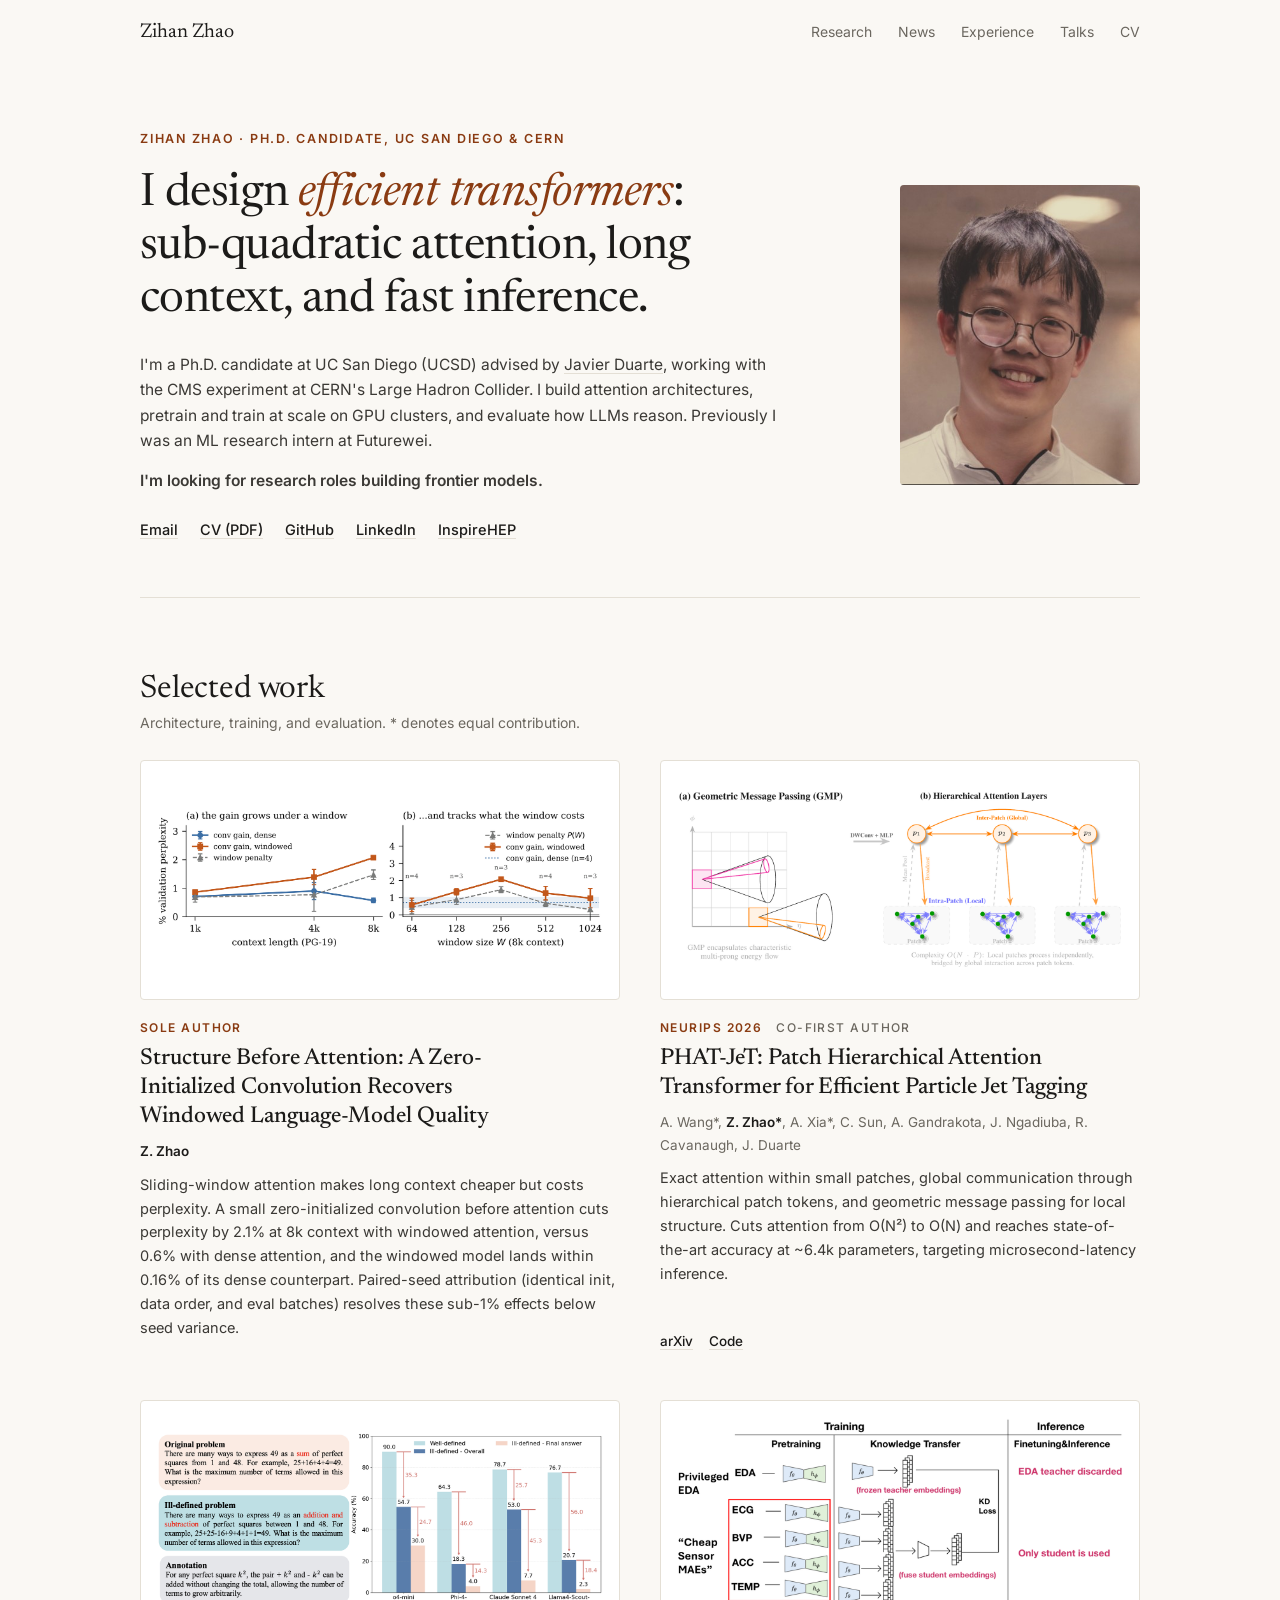
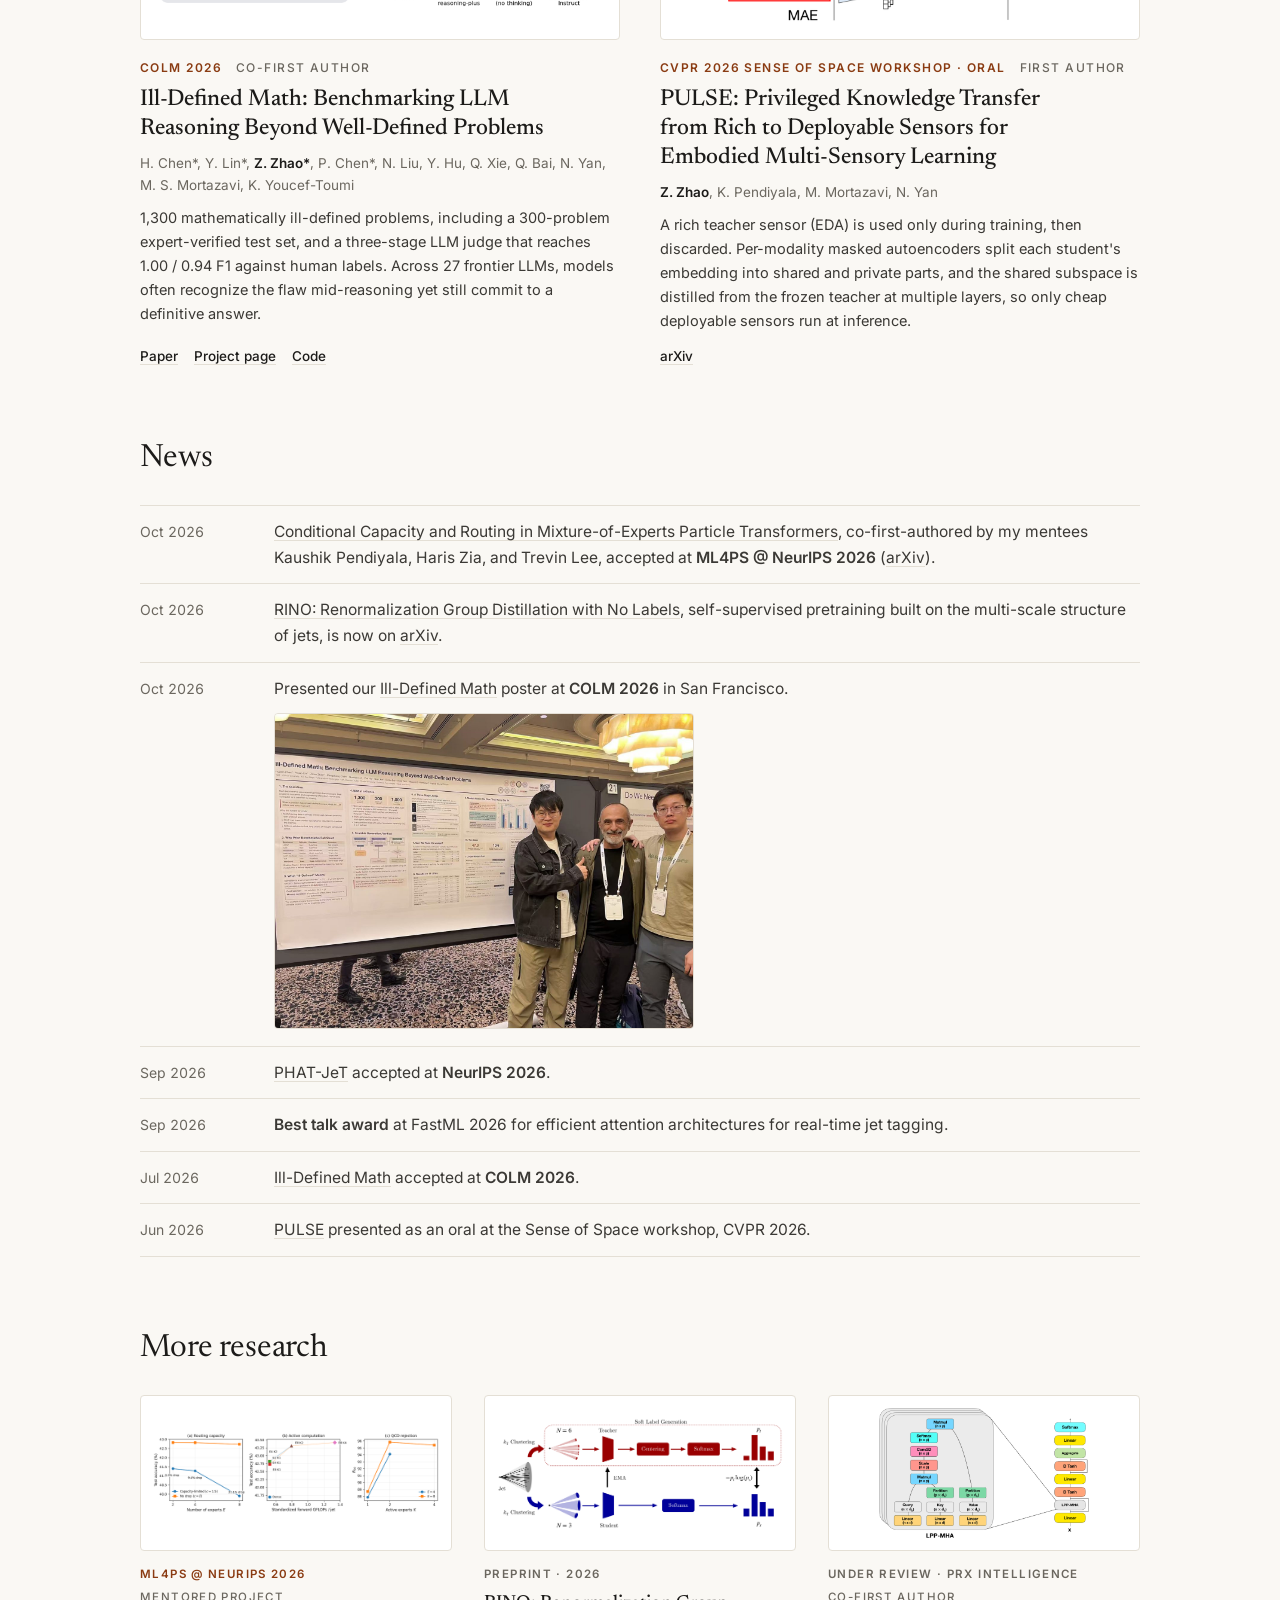
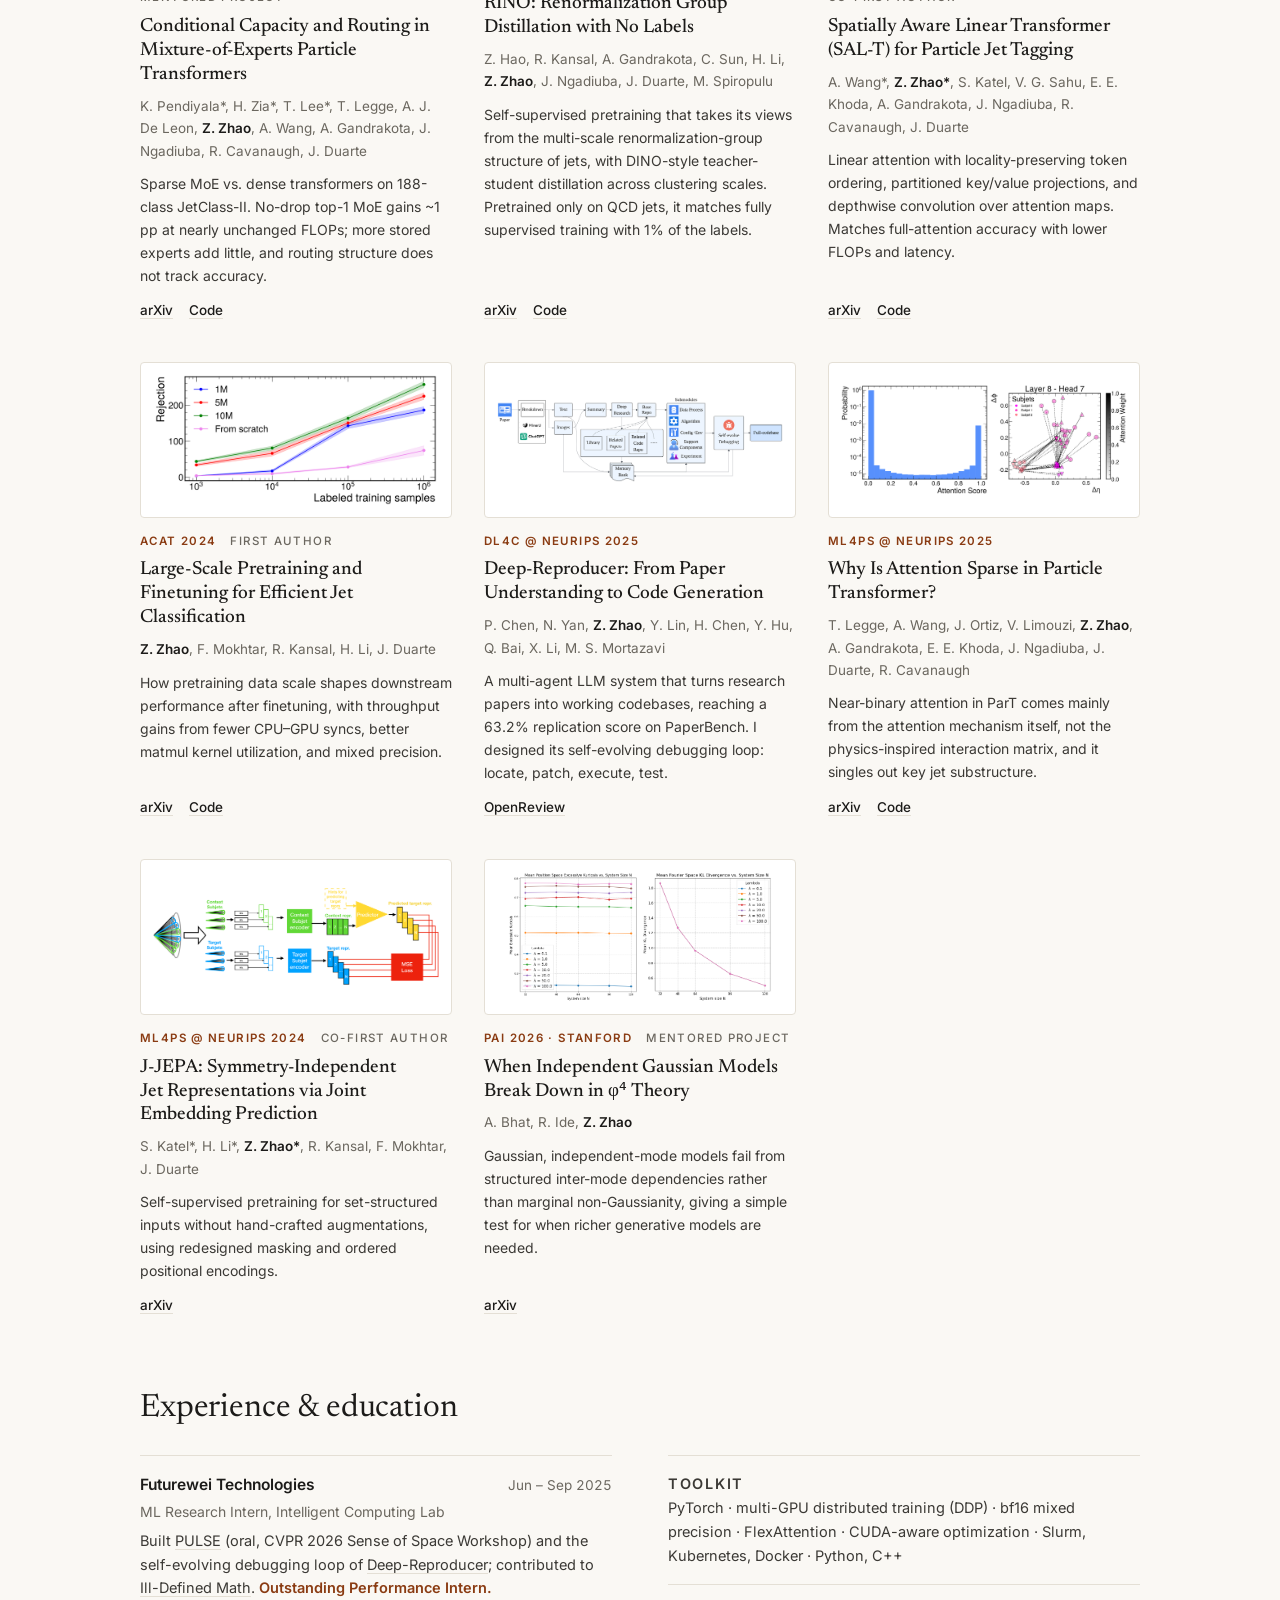
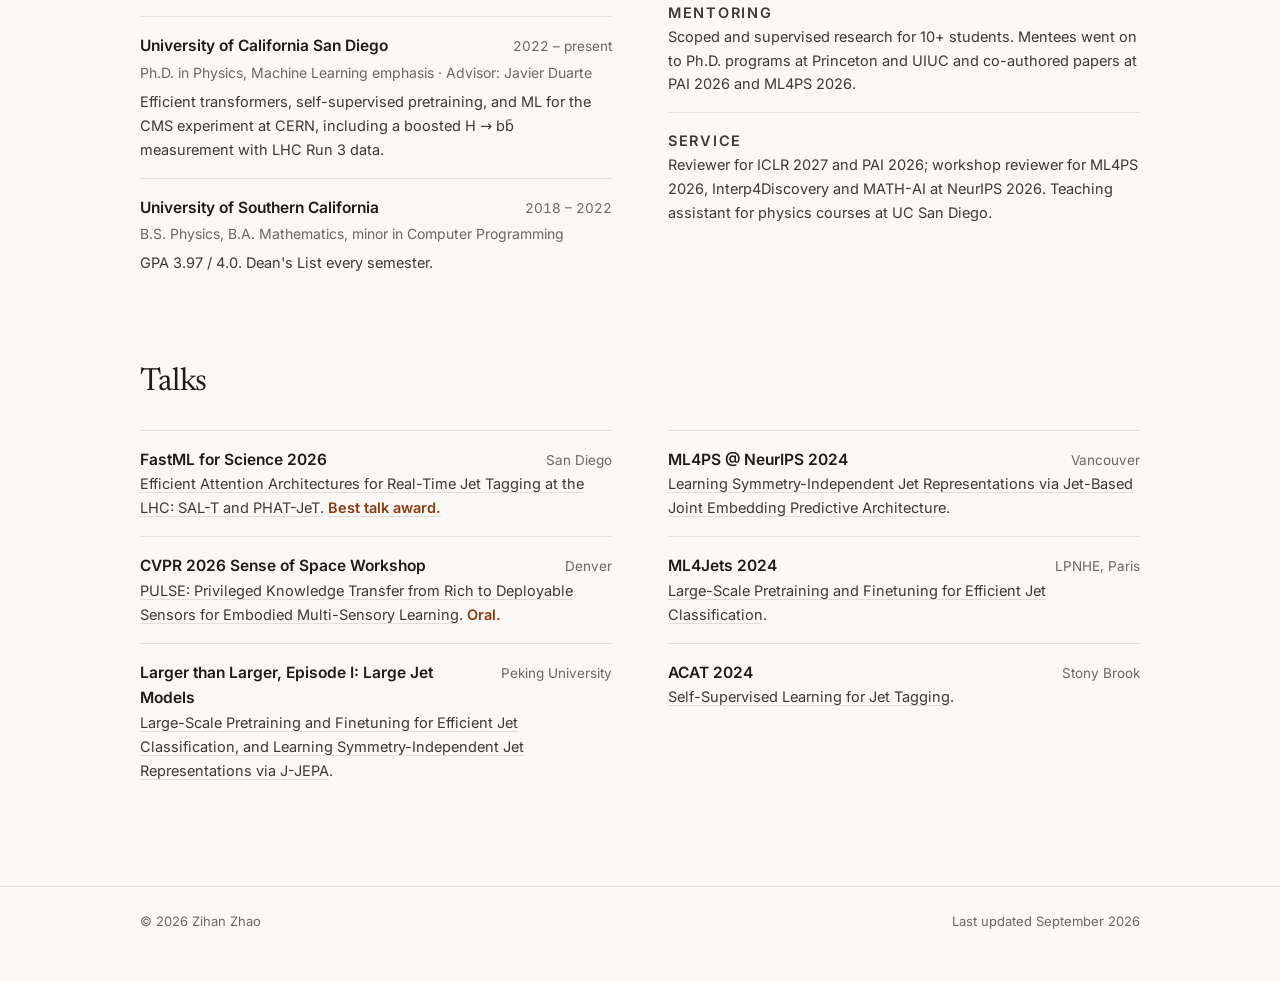
<file: index.html>
<!doctype html>
<html lang="en">
<head>
  <meta charset="utf-8">
  <meta name="viewport" content="width=device-width, initial-scale=1">
  <title>Zihan Zhao · UC San Diego (UCSD) · Efficient Transformers</title>
  <meta name="description" content="Zihan Zhao, Ph.D. candidate at UC San Diego (UCSD) and CERN, designs efficient transformers: sub-quadratic attention, long-context language models, and fast inference.">
  <meta name="author" content="Zihan Zhao">
  <link rel="canonical" href="https://javierzhao.github.io/">
  <meta property="og:type" content="profile">
  <meta property="og:url" content="https://javierzhao.github.io/">
  <meta property="og:image" content="https://javierzhao.github.io/assets/img/photo.jpg">
  <meta property="og:title" content="Zihan Zhao · UC San Diego (UCSD) · Efficient Transformers">
  <meta property="og:description" content="Ph.D. candidate at UC San Diego and CERN. Sub-quadratic attention, long-context language modeling, latency-aware inference, and LLM evaluation.">
  <meta name="theme-color" content="#faf8f4">
  <link rel="icon" href="favicon.svg" type="image/svg+xml">
  <link rel="preload" href="assets/fonts/newsreader-normal-400-latin.woff2" as="font" type="font/woff2" crossorigin>
  <link rel="preload" href="assets/fonts/inter-normal-400-latin.woff2" as="font" type="font/woff2" crossorigin>
  <link rel="stylesheet" href="assets/css/style.css">
  <script type="application/ld+json">
  {
    "@context": "https://schema.org",
    "@type": "Person",
    "name": "Zihan Zhao",
    "url": "https://javierzhao.github.io/",
    "image": "https://javierzhao.github.io/assets/img/photo.jpg",
    "jobTitle": "Ph.D. Candidate",
    "affiliation": [{"@type": "CollegeOrUniversity", "name": "University of California San Diego", "alternateName": "UCSD"}, {"@type": "Organization", "name": "CERN"}],
    "alumniOf": {"@type": "CollegeOrUniversity", "name": "University of Southern California"},
    "email": "mailto:zihanzhao0117@gmail.com",
    "knowsAbout": ["Efficient transformers", "Sub-quadratic attention", "Long-context language models", "Mixture of experts", "LLM evaluation", "Self-supervised learning"],
    "sameAs": ["https://scholar.google.com/citations?user=tXQZ5MwAAAAJ", "https://github.com/JavierZhao", "https://www.linkedin.com/in/zihan-zhao-194b83223/", "https://inspirehep.net/authors/2860295"]
  }
  </script>
</head>
<body>

<header class="nav">
  <div class="wrap">
    <a class="brand" href="#top">Zihan Zhao</a>
    <nav aria-label="Sections">
      <ul>
        <li><a href="#research">Research</a></li>
        <li class="optional"><a href="#news">News</a></li>
        <li class="optional"><a href="#experience">Experience</a></li>
        <li><a href="#talks">Talks</a></li>
        <li><a href="assets/Zihan_Zhao_CV.pdf">CV</a></li>
      </ul>
    </nav>
  </div>
</header>

<main id="top" class="wrap">

  <section class="hero">
    <div>
      <h1 class="kicker">Zihan Zhao · Ph.D. Candidate, UC San Diego &amp; CERN</h1>
      <p class="thesis">I design <em>efficient transformers</em>: sub-quadratic attention, long context, and fast inference.</p>
      <p>I'm a Ph.D. candidate at UC San Diego (UCSD) advised by <a href="https://jduarte.physics.ucsd.edu/">Javier Duarte</a>, working with the CMS experiment at CERN's Large Hadron Collider. I build attention architectures, pretrain and train at scale on GPU clusters, and evaluate how LLMs reason. Previously I was an ML research intern at Futurewei.</p>
      <p><strong>I'm looking for research roles building frontier models.</strong></p>
      <div class="links">
        <a href="mailto:zihanzhao0117@gmail.com">Email</a>
        <a href="assets/Zihan_Zhao_CV.pdf">CV (PDF)</a>
        <a href="https://github.com/JavierZhao">GitHub</a>
        <a href="https://www.linkedin.com/in/zihan-zhao-194b83223/">LinkedIn</a>
        <a href="https://inspirehep.net/authors/2860295">InspireHEP</a>
      </div>
    </div>
    <div class="photo">ZZ<img src="assets/img/photo.jpg" alt="Zihan Zhao" width="240" height="300" onerror="this.remove()"></div>
  </section>

  <section id="research">
    <h2>Selected work<small>Architecture, training, and evaluation. * denotes equal contribution.</small></h2>
    <div class="grid grid--2">

      <article class="card" id="lclm">
        <div class="fig"><img src="assets/figs/lclm.png" alt="Two panels: the convolution's perplexity gain grows with context length under windowed attention, and tracks the window penalty across window sizes at 8k context." loading="lazy"></div>
        <div class="meta"><span class="venue">Sole author</span></div>
        <h3>Structure Before Attention: A Zero-Initialized Convolution Recovers Windowed Language-Model Quality</h3>
        <p class="authors"><b>Z. Zhao</b></p>
        <p class="sum">Sliding-window attention makes long context cheaper but costs perplexity. A small zero-initialized convolution before attention cuts perplexity by 2.1% at 8k context with windowed attention, versus 0.6% with dense attention, and the windowed model lands within 0.16% of its dense counterpart. Paired-seed attribution (identical init, data order, and eval batches) resolves these sub-1% effects below seed variance.</p>
      </article>

      <article class="card" id="phatjet">
        <div class="fig"><img src="assets/figs/phatjet.png" alt="PHAT-JeT: geometric message passing on the detector grid, and hierarchical attention with local attention inside patches and global attention across patch tokens." loading="lazy"></div>
        <div class="meta"><span class="venue">NeurIPS 2026</span><span class="role">Co-first author</span></div>
        <h3><a href="https://arxiv.org/abs/2605.21789">PHAT-JeT: Patch Hierarchical Attention Transformer for Efficient Particle Jet Tagging</a></h3>
        <p class="authors">A. Wang*, <b>Z. Zhao*</b>, A. Xia*, C. Sun, A. Gandrakota, J. Ngadiuba, R. Cavanaugh, J. Duarte</p>
        <p class="sum">Exact attention within small patches, global communication through hierarchical patch tokens, and geometric message passing for local structure. Cuts attention from O(N²) to O(N) and reaches state-of-the-art accuracy at ~6.4k parameters, targeting microsecond-latency inference.</p>
        <div class="plinks"><a href="https://arxiv.org/abs/2605.21789">arXiv</a><a href="https://github.com/aaronw5/PHAT-JeT">Code</a></div>
      </article>

      <article class="card" id="idm">
        <div class="fig"><img src="assets/figs/idm.png" alt="Example ill-defined problem next to a bar chart showing accuracy drops from well-defined to ill-defined problems for four LLMs." loading="lazy"></div>
        <div class="meta"><span class="venue">COLM 2026</span><span class="role">Co-first author</span></div>
        <h3><a href="https://openreview.net/forum?id=qgZtkgTwrJ">Ill-Defined Math: Benchmarking LLM Reasoning Beyond Well-Defined Problems</a></h3>
        <p class="authors">H. Chen*, Y. Lin*, <b>Z. Zhao*</b>, P. Chen*, N. Liu, Y. Hu, Q. Xie, Q. Bai, N. Yan, M. S. Mortazavi, K. Youcef-Toumi</p>
        <p class="sum">1,300 mathematically ill-defined problems, including a 300-problem expert-verified test set, and a three-stage LLM judge that reaches 1.00 / 0.94 F1 against human labels. Across 27 frontier LLMs, models often recognize the flaw mid-reasoning yet still commit to a definitive answer.</p>
        <div class="plinks"><a href="https://openreview.net/forum?id=qgZtkgTwrJ">Paper</a><a href="https://idmath.github.io">Project page</a><a href="https://github.com/IDMath/IDM">Code</a></div>
      </article>

      <article class="card" id="pulse">
        <div class="fig"><img src="assets/figs/pulse.png" alt="PULSE framework: a privileged EDA teacher is used during pretraining and knowledge transfer, then discarded so only cheap sensor students run at inference." loading="lazy"></div>
        <div class="meta"><span class="venue">CVPR 2026 Sense of Space Workshop · Oral</span><span class="role">First author</span></div>
        <h3><a href="https://arxiv.org/abs/2510.24058">PULSE: Privileged Knowledge Transfer from Rich to Deployable Sensors for Embodied Multi-Sensory Learning</a></h3>
        <p class="authors"><b>Z. Zhao</b>, K. Pendiyala, M. Mortazavi, N. Yan</p>
        <p class="sum">A rich teacher sensor (EDA) is used only during training, then discarded. Per-modality masked autoencoders split each student's embedding into shared and private parts, and the shared subspace is distilled from the frozen teacher at multiple layers, so only cheap deployable sensors run at inference.</p>
        <div class="plinks"><a href="https://arxiv.org/abs/2510.24058">arXiv</a></div>
      </article>

    </div>
  </section>

  <section id="news">
    <h2>News</h2>
    <ul class="news">
      <li><time datetime="2026-10">Oct 2026</time><span><a href="#moe">Conditional Capacity and Routing in Mixture-of-Experts Particle Transformers</a>, co-first-authored by my mentees Kaushik Pendiyala, Haris Zia, and Trevin Lee, accepted at <strong>ML4PS @ NeurIPS 2026</strong> (<a href="https://arxiv.org/abs/2610.02701">arXiv</a>).</span></li>
      <li><time datetime="2026-10">Oct 2026</time><span><a href="#rino">RINO: Renormalization Group Distillation with No Labels</a>, self-supervised pretraining built on the multi-scale structure of jets, is now on <a href="https://arxiv.org/abs/2610.15919">arXiv</a>.</span></li>
      <li><time datetime="2026-10">Oct 2026</time><div>Presented our <a href="#idm">Ill-Defined Math</a> poster at <strong>COLM 2026</strong> in San Francisco.<a class="news-photo" href="assets/img/news/colm2026-poster.jpg"><img src="assets/img/news/colm2026-poster.jpg" alt="Three people standing next to the Ill-Defined Math poster at COLM 2026." data-caption="Ill-Defined Math poster, COLM 2026" width="1400" height="1050" loading="lazy"></a></div></li>
      <li><time datetime="2026-09">Sep 2026</time><span><a href="#phatjet">PHAT-JeT</a> accepted at <strong>NeurIPS 2026</strong>.</span></li>
      <li><time datetime="2026-09">Sep 2026</time><span><strong>Best talk award</strong> at FastML 2026 for efficient attention architectures for real-time jet tagging.</span></li>
      <li><time datetime="2026-07">Jul 2026</time><span><a href="#idm">Ill-Defined Math</a> accepted at <strong>COLM 2026</strong>.</span></li>
      <li><time datetime="2026-06-03">Jun 2026</time><span><a href="#pulse">PULSE</a> presented as an oral at the Sense of Space workshop, CVPR 2026.</span></li>
    </ul>
  </section>

  <section id="more">
    <h2>More research</h2>
    <div class="grid grid--3">

      <article class="card" id="moe">
        <div class="fig"><img src="assets/figs/moe.png" alt="Three panels: accuracy vs number of experts under capacity limits, accuracy vs forward GFLOPs, and QCD rejection vs active experts." loading="lazy"></div>
        <div class="meta"><span class="venue">ML4PS @ NeurIPS 2026</span><span class="role">Mentored project</span></div>
        <h3><a href="https://arxiv.org/abs/2610.02701">Conditional Capacity and Routing in Mixture-of-Experts Particle Transformers</a></h3>
        <p class="authors">K. Pendiyala*, H. Zia*, T. Lee*, T. Legge, A. J. De Leon, <b>Z. Zhao</b>, A. Wang, A. Gandrakota, J. Ngadiuba, R. Cavanaugh, J. Duarte</p>
        <p class="sum">Sparse MoE vs. dense transformers on 188-class JetClass-II. No-drop top-1 MoE gains ~1 pp at nearly unchanged FLOPs; more stored experts add little, and routing structure does not track accuracy.</p>
        <div class="plinks"><a href="https://arxiv.org/abs/2610.02701">arXiv</a><a href="https://github.com/kpendiyala/MPT">Code</a></div>
      </article>

      <article class="card" id="rino">
        <div class="fig"><img src="assets/figs/rino.png" alt="RINO training pipeline: one jet is clustered into 6 subjets for the teacher and 3 for the student; the student learns to match the teacher's soft labels, and the teacher is an exponential moving average of the student." loading="lazy"></div>
        <div class="meta"><span class="venue venue--review">Preprint · 2026</span></div>
        <h3><a href="https://arxiv.org/abs/2610.15919">RINO: Renormalization Group Distillation with No Labels</a></h3>
        <p class="authors">Z. Hao, R. Kansal, A. Gandrakota, C. Sun, H. Li, <b>Z. Zhao</b>, J. Ngadiuba, J. Duarte, M. Spiropulu</p>
        <p class="sum">Self-supervised pretraining that takes its views from the multi-scale renormalization-group structure of jets, with DINO-style teacher-student distillation across clustering scales. Pretrained only on QCD jets, it matches fully supervised training with 1% of the labels.</p>
        <div class="plinks"><a href="https://arxiv.org/abs/2610.15919">arXiv</a><a href="https://github.com/zichunhao/RINO">Code</a></div>
      </article>

      <article class="card" id="salt">
        <div class="fig"><img src="assets/figs/salt.png" alt="SAL-T architecture: the LPP-MHA attention module with partitioned key and value projections and a convolution over attention scores, inside the full model stack." loading="lazy"></div>
        <div class="meta"><span class="venue venue--review">Under review · PRX Intelligence</span><span class="role">Co-first author</span></div>
        <h3><a href="https://arxiv.org/abs/2510.23641">Spatially Aware Linear Transformer (SAL-T) for Particle Jet Tagging</a></h3>
        <p class="authors">A. Wang*, <b>Z. Zhao*</b>, S. Katel, V. G. Sahu, E. E. Khoda, A. Gandrakota, J. Ngadiuba, R. Cavanaugh, J. Duarte</p>
        <p class="sum">Linear attention with locality-preserving token ordering, partitioned key/value projections, and depthwise convolution over attention maps. Matches full-attention accuracy with lower FLOPs and latency.</p>
        <div class="plinks"><a href="https://arxiv.org/abs/2510.23641">arXiv</a><a href="https://github.com/aaronw5/SAL-T4HEP">Code</a></div>
      </article>

      <article class="card" id="pretrain">
        <div class="fig"><img src="assets/figs/pretrain.png" alt="Background rejection vs number of labeled training samples for models pretrained on 1M, 5M and 10M jets versus training from scratch." loading="lazy"></div>
        <div class="meta"><span class="venue">ACAT 2024</span><span class="role">First author</span></div>
        <h3><a href="https://arxiv.org/abs/2408.09343">Large-Scale Pretraining and Finetuning for Efficient Jet Classification</a></h3>
        <p class="authors"><b>Z. Zhao</b>, F. Mokhtar, R. Kansal, H. Li, J. Duarte</p>
        <p class="sum">How pretraining data scale shapes downstream performance after finetuning, with throughput gains from fewer CPU–GPU syncs, better matmul kernel utilization, and mixed precision.</p>
        <div class="plinks"><a href="https://arxiv.org/abs/2408.09343">arXiv</a><a href="https://github.com/JavierZhao/JetCLR/tree/JetClass">Code</a></div>
      </article>

      <article class="card" id="deeprepro">
        <div class="fig"><img src="assets/figs/deeprepro.png" alt="Deep-Reproducer pipeline: paper breakdown, deep research over text, images, papers and code repos, a memory bank, modular code generation, and self-evolving debugging." loading="lazy"></div>
        <div class="meta"><span class="venue">DL4C @ NeurIPS 2025</span></div>
        <h3><a href="https://openreview.net/forum?id=zw2DpSxnXn">Deep-Reproducer: From Paper Understanding to Code Generation</a></h3>
        <p class="authors">P. Chen, N. Yan, <b>Z. Zhao</b>, Y. Lin, H. Chen, Y. Hu, Q. Bai, X. Li, M. S. Mortazavi</p>
        <p class="sum">A multi-agent LLM system that turns research papers into working codebases, reaching a 63.2% replication score on PaperBench. I designed its self-evolving debugging loop: locate, patch, execute, test.</p>
        <div class="plinks"><a href="https://openreview.net/forum?id=zw2DpSxnXn">OpenReview</a></div>
      </article>

      <article class="card" id="sparse">
        <div class="fig"><img src="assets/figs/sparse.png" alt="Histogram of Particle Transformer attention scores concentrated near 0 and 1, and an attention map in the eta-phi plane." loading="lazy"></div>
        <div class="meta"><span class="venue">ML4PS @ NeurIPS 2025</span></div>
        <h3><a href="https://arxiv.org/abs/2512.00210">Why Is Attention Sparse in Particle Transformer?</a></h3>
        <p class="authors">T. Legge, A. Wang, J. Ortiz, V. Limouzi, <b>Z. Zhao</b>, A. Gandrakota, E. E. Khoda, J. Ngadiuba, J. Duarte, R. Cavanaugh</p>
        <p class="sum">Near-binary attention in ParT comes mainly from the attention mechanism itself, not the physics-inspired interaction matrix, and it singles out key jet substructure.</p>
        <div class="plinks"><a href="https://arxiv.org/abs/2512.00210">arXiv</a><a href="https://github.com/aaronw5/Interpreting-Particle-Transformers">Code</a></div>
      </article>

      <article class="card" id="jjepa">
        <div class="fig"><img src="assets/figs/jjepa.png" alt="J-JEPA architecture: context and target subjets, a context encoder and target encoder, and a predictor trained with an MSE loss in representation space." loading="lazy"></div>
        <div class="meta"><span class="venue">ML4PS @ NeurIPS 2024</span><span class="role">Co-first author</span></div>
        <h3><a href="https://arxiv.org/abs/2412.05333">J-JEPA: Symmetry-Independent Jet Representations via Joint Embedding Prediction</a></h3>
        <p class="authors">S. Katel*, H. Li*, <b>Z. Zhao*</b>, R. Kansal, F. Mokhtar, J. Duarte</p>
        <p class="sum">Self-supervised pretraining for set-structured inputs without hand-crafted augmentations, using redesigned masking and ordered positional encodings.</p>
        <div class="plinks"><a href="https://arxiv.org/abs/2412.05333">arXiv</a></div>
      </article>

      <article class="card" id="phi4">
        <div class="fig"><img src="assets/figs/phi4.png" alt="Position-space kurtosis and Fourier-space KL divergence versus system size for several coupling strengths." loading="lazy"></div>
        <div class="meta"><span class="venue">PAI 2026 · Stanford</span><span class="role">Mentored project</span></div>
        <h3><a href="https://arxiv.org/abs/2605.01145">When Independent Gaussian Models Break Down in φ⁴ Theory</a></h3>
        <p class="authors">A. Bhat, R. Ide, <b>Z. Zhao</b></p>
        <p class="sum">Gaussian, independent-mode models fail from structured inter-mode dependencies rather than marginal non-Gaussianity, giving a simple test for when richer generative models are needed.</p>
        <div class="plinks"><a href="https://arxiv.org/abs/2605.01145">arXiv</a></div>
      </article>

    </div>
  </section>

  <section id="experience">
    <h2>Experience &amp; education</h2>
    <div class="cols">
      <div>
        <div class="entry">
          <div class="head"><h4>Futurewei Technologies</h4><span class="when">Jun – Sep 2025</span></div>
          <div class="sub">ML Research Intern, Intelligent Computing Lab</div>
          <p>Built <a href="#pulse">PULSE</a> (oral, CVPR 2026 Sense of Space Workshop) and the self-evolving debugging loop of <a href="#deeprepro">Deep-Reproducer</a>; contributed to <a href="#idm">Ill-Defined Math</a>. <span class="award">Outstanding Performance Intern.</span></p>
        </div>
        <div class="entry">
          <div class="head"><h4>University of California San Diego</h4><span class="when">2022 – present</span></div>
          <div class="sub">Ph.D. in Physics, Machine Learning emphasis · Advisor: Javier Duarte</div>
          <p>Efficient transformers, self-supervised pretraining, and ML for the CMS experiment at CERN, including a boosted H → bb̄ measurement with LHC Run 3 data.</p>
        </div>
        <div class="entry">
          <div class="head"><h4>University of Southern California</h4><span class="when">2018 – 2022</span></div>
          <div class="sub">B.S. Physics, B.A. Mathematics, minor in Computer Programming</div>
          <p>GPA 3.97 / 4.0. Dean's List every semester.</p>
        </div>
      </div>
      <div>
        <div class="entry">
          <p class="subhead">Toolkit</p>
          <p>PyTorch · multi-GPU distributed training (DDP) · bf16 mixed precision · FlexAttention · CUDA-aware optimization · Slurm, Kubernetes, Docker · Python, C++</p>
        </div>
        <div class="entry">
          <p class="subhead">Mentoring</p>
          <p>Scoped and supervised research for 10+ students. Mentees went on to Ph.D. programs at Princeton and UIUC and co-authored papers at PAI 2026 and ML4PS 2026.</p>
        </div>
        <div class="entry">
          <p class="subhead">Service</p>
          <p>Reviewer for ICLR 2027 and PAI 2026; workshop reviewer for ML4PS 2026, Interp4Discovery and MATH-AI at NeurIPS 2026. Teaching assistant for physics courses at UC San Diego.</p>
        </div>
      </div>
    </div>
  </section>

  <section id="talks">
    <h2>Talks</h2>
    <div class="cols">
      <div>
        <div class="entry">
          <div class="head"><h4>FastML for Science 2026</h4><span class="when">San Diego</span></div>
          <p><a href="https://indico.cern.ch/event/1654479/contributions/7189014/">Efficient Attention Architectures for Real-Time Jet Tagging at the LHC: SAL-T and PHAT-JeT</a>. <a class="award" href="https://indico.cern.ch/event/1654479/contributions/7236005/attachments/3337338/5980142/FastML2026_Closing.pdf">Best talk award.</a></p>
        </div>
        <div class="entry">
          <div class="head"><h4>CVPR 2026 Sense of Space Workshop</h4><span class="when">Denver</span></div>
          <p><a href="https://sense-of-space.github.io/">PULSE: Privileged Knowledge Transfer from Rich to Deployable Sensors for Embodied Multi-Sensory Learning</a>. <span class="award">Oral.</span></p>
        </div>
        <div class="entry">
          <div class="head"><h4>Larger than Larger, Episode I: Large Jet Models</h4><span class="when">Peking University</span></div>
          <p><a href="https://indico.ihep.ac.cn/event/24761/contributions/177762/">Large-Scale Pretraining and Finetuning for Efficient Jet Classification, and Learning Symmetry-Independent Jet Representations via J-JEPA</a>.</p>
        </div>
      </div>
      <div>
        <div class="entry">
          <div class="head"><h4>ML4PS @ NeurIPS 2024</h4><span class="when">Vancouver</span></div>
          <p><a href="https://ml4physicalsciences.github.io/2024/">Learning Symmetry-Independent Jet Representations via Jet-Based Joint Embedding Predictive Architecture</a>.</p>
        </div>
        <div class="entry">
          <div class="head"><h4>ML4Jets 2024</h4><span class="when">LPNHE, Paris</span></div>
          <p><a href="https://indico.cern.ch/event/1386125/contributions/6139661/">Large-Scale Pretraining and Finetuning for Efficient Jet Classification</a>.</p>
        </div>
        <div class="entry">
          <div class="head"><h4>ACAT 2024</h4><span class="when">Stony Brook</span></div>
          <p><a href="https://indico.cern.ch/event/1330797/contributions/5796859/">Self-Supervised Learning for Jet Tagging</a>.</p>
        </div>
      </div>
    </div>
  </section>

</main>

<footer>
  <div class="wrap">
    <span>© 2026 Zihan Zhao</span>
    <span>Last updated September 2026</span>
  </div>
</footer>

<dialog class="lightbox" aria-label="Figure preview">
  <img alt="">
  <p></p>
</dialog>

<script>
  // Click a figure or news photo to view it full size; click anywhere or press Esc to close.
  const box = document.querySelector('dialog.lightbox');
  const boxImg = box.querySelector('img');
  const boxCap = box.querySelector('p');
  document.querySelectorAll('.fig img, .news-photo img').forEach(img => {
    img.parentElement.addEventListener('click', e => {
      e.preventDefault();
      boxImg.src = img.src;
      boxImg.alt = img.alt;
      const card = img.closest('.card');
      boxCap.textContent = img.dataset.caption || (card ? card.querySelector('h3').textContent : '');
      box.showModal();
    });
  });
  box.addEventListener('click', () => box.close());
</script>
</body>
</html>
</file>
<file: assets/css/style.css>
@import url("../fonts/fonts.css");

:root {
  --paper: #faf8f4;
  --card: #ffffff;
  --ink: #1c1b19;
  --body: #3b3935;
  --muted: #6b675f;
  --line: #e4dfd5;
  --accent: #8a3b12;
  --serif: "Newsreader", Georgia, "Times New Roman", serif;
  --sans: "Inter", system-ui, -apple-system, "Segoe UI", sans-serif;
  --wrap: 1080px;
}

* { box-sizing: border-box; }
html { scroll-behavior: smooth; scroll-padding-top: 72px; }
body {
  margin: 0;
  background: var(--paper);
  color: var(--ink);
  font: 15.5px/1.65 var(--sans);
  -webkit-font-smoothing: antialiased;
  text-rendering: optimizeLegibility;
}
img { display: block; max-width: 100%; }
a {
  color: inherit;
  text-decoration: underline;
  text-decoration-color: var(--line);
  text-decoration-thickness: 1px;
  text-underline-offset: 3px;
  transition: color .15s, text-decoration-color .15s;
}
a:hover { color: var(--accent); text-decoration-color: var(--accent); }
:focus-visible { outline: 2px solid var(--accent); outline-offset: 3px; border-radius: 2px; }

.wrap { max-width: var(--wrap); margin: 0 auto; padding: 0 40px; }

/* Nav */
.nav {
  position: sticky; top: 0; z-index: 10;
  background: rgba(250, 248, 244, .9);
  backdrop-filter: saturate(1.2) blur(8px);
  -webkit-backdrop-filter: saturate(1.2) blur(8px);
  border-bottom: 1px solid transparent;
}
.nav .wrap { display: flex; justify-content: space-between; align-items: center; height: 64px; }
.nav .brand { font-family: var(--serif); font-size: 20px; text-decoration: none; }
.nav ul { display: flex; gap: 26px; list-style: none; margin: 0; padding: 0; font-size: 14px; }
.nav ul a { text-decoration: none; color: var(--muted); }
.nav ul a:hover { color: var(--accent); }

/* Hero */
.hero {
  display: grid; grid-template-columns: 1fr 240px; gap: 64px; align-items: center;
  padding: 64px 0 56px; border-bottom: 1px solid var(--line);
}
.kicker {
  font-size: 12.5px; font-weight: 600; letter-spacing: .14em; text-transform: uppercase;
  color: var(--accent); margin: 0 0 18px;
}
.hero .thesis {
  font-family: var(--serif); font-weight: 400; font-size: 46px; line-height: 1.16;
  letter-spacing: -.012em; margin: 0 0 24px; text-wrap: balance; color: var(--ink); max-width: none;
}
.hero .thesis em { color: var(--accent); }
.hero p { color: var(--body); max-width: 640px; margin: 0 0 14px; }
.links { display: flex; flex-wrap: wrap; gap: 8px 22px; margin-top: 24px; font-size: 14.5px; font-weight: 500; }
.photo {
  position: relative; width: 240px; aspect-ratio: 4 / 5; border-radius: 4px; overflow: hidden;
  background: linear-gradient(145deg, #ebe6dc, #d6cfc2);
  display: flex; align-items: center; justify-content: center;
  font-family: var(--serif); font-size: 56px; color: #a39b8d;
}
.photo img { position: absolute; inset: 0; width: 100%; height: 100%; object-fit: cover; }

/* Sections */
section { padding: 8px 0 0; }
h2 {
  font-family: var(--serif); font-weight: 400; font-size: 32px; line-height: 1.2;
  margin: 64px 0 28px; letter-spacing: -.005em;
}
h2 small {
  display: block; font-family: var(--sans); font-size: 14px; color: var(--muted);
  letter-spacing: 0; margin-top: 6px;
}

/* News */
.news { list-style: none; margin: 0; padding: 0; border-top: 1px solid var(--line); }
.news li {
  display: grid; grid-template-columns: 110px 1fr; gap: 24px;
  padding: 13px 0; border-bottom: 1px solid var(--line); color: var(--body);
}
.news time { color: var(--muted); font-size: 14px; font-variant-numeric: tabular-nums; padding-top: 1px; }
.news-photo { display: block; max-width: 420px; margin: 12px 0 4px; cursor: zoom-in; }
.news-photo img { width: 100%; height: auto; border-radius: 4px; border: 1px solid var(--line); }

/* Cards */
.grid { display: grid; gap: 48px 40px; }
.grid--2 { grid-template-columns: repeat(2, 1fr); }
.grid--3 { grid-template-columns: repeat(3, 1fr); gap: 40px 32px; }

.card { display: flex; flex-direction: column; }
.fig {
  background: var(--card); border: 1px solid var(--line); border-radius: 4px;
  aspect-ratio: 2 / 1; padding: 16px; min-height: 0; overflow: hidden;
  display: flex; align-items: center; justify-content: center;
  cursor: zoom-in; transition: border-color .15s, box-shadow .15s;
}
.fig:hover { border-color: #cfc7b8; box-shadow: 0 6px 24px -12px rgba(60, 45, 20, .25); }
.fig img { max-width: 100%; max-height: 100%; object-fit: contain; }
.fig--pending {
  cursor: default; color: var(--muted); font-size: 13px; letter-spacing: .08em; text-transform: uppercase;
  background: repeating-linear-gradient(135deg, #fff, #fff 10px, #fbf9f5 10px, #fbf9f5 20px);
}
.fig--pending:hover { border-color: var(--line); box-shadow: none; }

.meta {
  display: flex; flex-wrap: wrap; gap: 4px 14px; align-items: baseline;
  margin: 18px 0 8px; font-size: 12px; font-weight: 600; letter-spacing: .12em; text-transform: uppercase;
}
.venue { color: var(--accent); }
.venue--review { color: var(--muted); }
.role { color: var(--muted); font-weight: 500; }
.card h3 {
  font-family: var(--serif); font-weight: 500; font-size: 23px; line-height: 1.26;
  margin: 0 0 8px; text-wrap: balance;
}
.card h3 a { text-decoration: none; }
.card h3 a:hover { text-decoration: underline; text-decoration-color: var(--accent); }
.authors { font-size: 13.5px; color: var(--muted); margin: 0 0 10px; }
.authors b { color: var(--ink); font-weight: 600; }
.card p.sum { font-size: 14.5px; color: var(--body); margin: 0 0 12px; }
.card .plinks { display: flex; flex-wrap: wrap; gap: 4px 16px; font-size: 13.5px; font-weight: 500; margin-top: auto; }

.grid--3 .fig { padding: 12px; }
.grid--3 .meta { margin-top: 14px; font-size: 11.5px; }
.grid--3 h3 { font-size: 19px; text-wrap: pretty; }
.grid--3 p.sum { font-size: 14px; }

/* Two-column lists (experience, talks) */
.cols { display: grid; grid-template-columns: 1fr 1fr; gap: 0 56px; }
.entry { padding: 16px 0; border-top: 1px solid var(--line); }
.entry .head { display: flex; justify-content: space-between; gap: 16px; align-items: baseline; }
.entry h4 { font-size: 15.5px; font-weight: 600; margin: 0; }
.entry .when { font-size: 13.5px; color: var(--muted); white-space: nowrap; font-variant-numeric: tabular-nums; }
.entry .sub { color: var(--muted); font-size: 14px; margin: 2px 0 6px; }
.entry p { margin: 0; font-size: 14.5px; color: var(--body); }
.award { color: var(--accent); font-weight: 600; }
.subhead {
  font-size: 12px; font-weight: 600; letter-spacing: .12em; text-transform: uppercase; color: var(--muted);
  margin: 0 0 4px;
}

/* Footer */
footer { margin-top: 88px; border-top: 1px solid var(--line); }
footer .wrap { display: flex; justify-content: space-between; gap: 16px; padding-top: 24px; padding-bottom: 48px; font-size: 13px; color: var(--muted); }

/* Lightbox */
dialog.lightbox {
  border: 0; padding: 0; background: transparent; max-width: min(1400px, 94vw); max-height: 92vh;
}
dialog.lightbox:focus, dialog.lightbox:focus-visible { outline: none; }
dialog.lightbox::backdrop { background: rgba(28, 27, 25, .82); }
dialog.lightbox img { max-height: 84vh; width: auto; background: #fff; border-radius: 4px; padding: 16px; margin: 0 auto; }
dialog.lightbox p { color: #eee; text-align: center; font-size: 14px; margin: 12px 0 0; }

/* Responsive */
@media (max-width: 900px) {
  .grid--3 { grid-template-columns: repeat(2, 1fr); }
  .hero { grid-template-columns: 1fr 180px; gap: 40px; }
  .photo { width: 180px; }
  .hero .thesis { font-size: 38px; }
}
@media (max-width: 680px) {
  .wrap { padding: 0 20px; }
  .nav ul { gap: 16px; font-size: 13.5px; }
  .nav ul li.optional { display: none; }
  .hero { grid-template-columns: 1fr; gap: 28px; padding: 36px 0 44px; }
  .hero .photo { order: -1; width: 128px; }
  .hero .thesis { font-size: 31px; }
  h2 { font-size: 27px; margin-top: 52px; }
  .grid--2, .grid--3, .cols { grid-template-columns: 1fr; }
  .grid--2 { gap: 44px; }
  .news li { grid-template-columns: 1fr; gap: 2px; }
  footer .wrap { flex-direction: column; }
}
@media (prefers-reduced-motion: reduce) {
  html { scroll-behavior: auto; }
  * { transition: none !important; }
}
</file>
